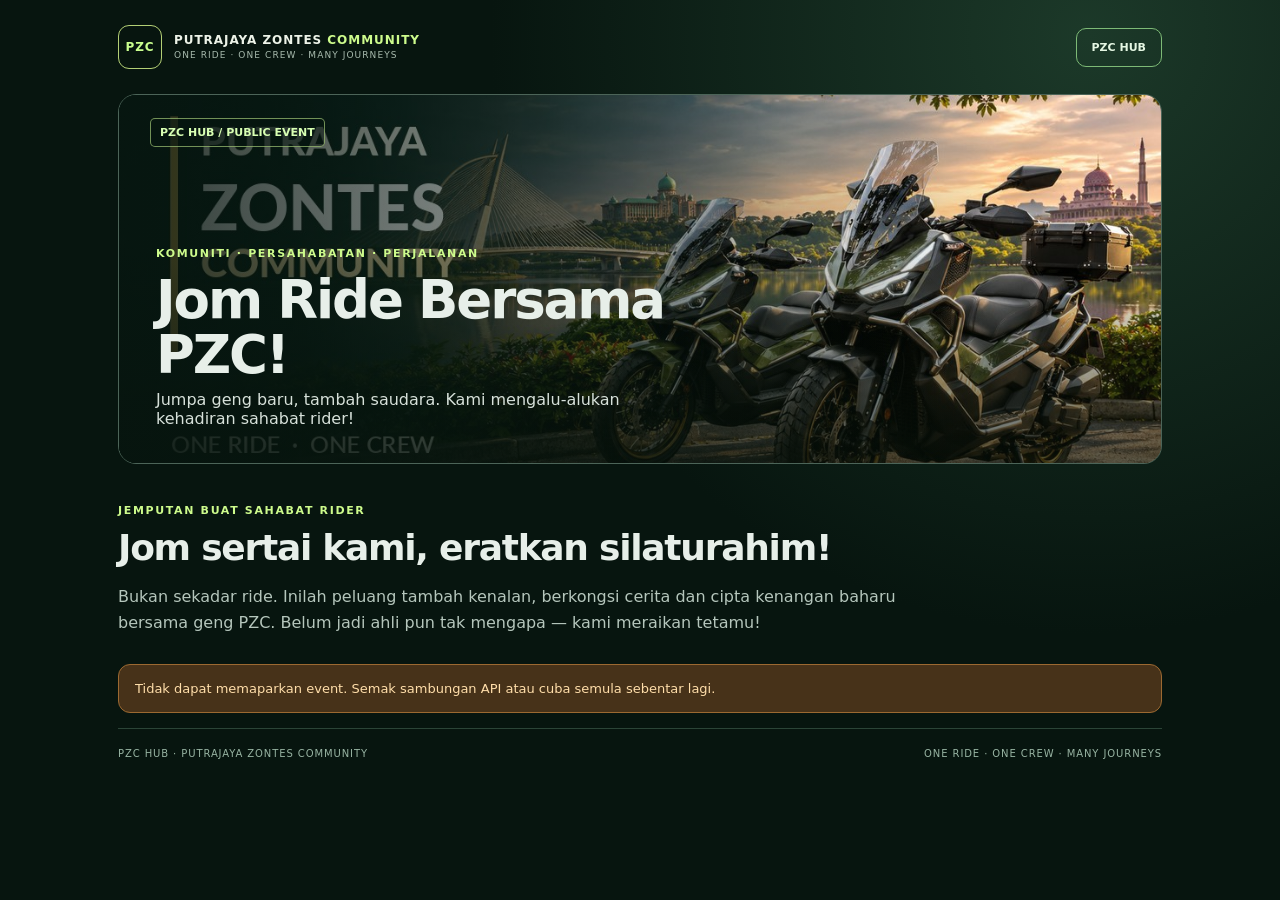
<file: event/index.html>
<!doctype html><html lang="ms"><head>
<meta charset="utf-8"><meta name="viewport" content="width=device-width,initial-scale=1">
<title>Jom Ride Bersama PZC | Putrajaya Zontes Community</title>
<meta name="description" content="Kami mengalu-alukan sahabat rider untuk kenali acara PZC, tambah kenalan dan mengeratkan silaturahim.">
<meta property="og:title" content="Jom Ride Bersama PZC"><meta property="og:description" content="Lihat acara komuniti dan mohon menyertai sebagai ahli atau tetamu."><meta property="og:image" content="https://pzchub.com/assets/og-pzc-social.jpg"><meta property="og:type" content="website">
<meta name="theme-color" content="#07150f">
<style>
:root{font-family:Inter,ui-sans-serif,system-ui,-apple-system,Segoe UI,sans-serif;color:#e7efe9;background:#07150f;--mint:#cdfb8c;--border:#2c4137}*{box-sizing:border-box}body{margin:0;background:radial-gradient(circle at 85% 4%,#1c3929 0%,#07150f 43%);min-height:100vh}button,input,select,textarea{font:inherit}.topbar{max-width:1100px;margin:auto;padding:25px 28px;display:flex;justify-content:space-between;align-items:center;gap:15px}.mark{display:flex;gap:12px;align-items:center;text-decoration:none;font-size:12px;letter-spacing:.08em;font-weight:800;color:#edf3e8;line-height:1.4}.mark b{color:var(--mint)}.mark small{font-size:9px;letter-spacing:.12em;display:block;font-weight:500;color:#a8bbae}.mark-icon{width:44px;height:44px;display:grid;place-items:center;border-radius:11px;border:1px solid #b3cf75;color:#c9ff8e;font-weight:900}.demo-pill{font-size:10px;letter-spacing:.06em;color:#ffce93;border:1px solid #9e7139;background:#47351d55;padding:9px 11px;border-radius:99px}.layout{max-width:1100px;margin:0 auto;padding:0 28px}.banner{height:370px;position:relative;border-radius:18px;overflow:hidden;border:1px solid #4c6458}.banner img{width:100%;height:100%;object-fit:cover;display:block}.banner-fade{position:absolute;inset:0;background:linear-gradient(90deg,#07150fd8 0%,#07150f75 40%,transparent 84%),linear-gradient(0deg,#061008aa,transparent 57%)}.banner-content{position:absolute;bottom:35px;left:37px;max-width:530px}.caps,.eyebrow{letter-spacing:.15em;color:var(--mint);font-weight:800;font-size:11px}.banner h1{margin:12px 0 8px;font-size:clamp(30px,6vw,53px);line-height:1.04;letter-spacing:-.04em}.banner p{color:#d7e1da;margin:0}.banner-tag{position:absolute;top:23px;left:31px;border:1px solid #bbe48799;border-radius:5px;padding:7px 9px;color:#d8ffb3;background:#07150f88;font-size:11px;font-weight:700}.intro{max-width:800px;margin:40px 0 28px}.intro h2,.steps h2{font-size:clamp(26px,4vw,36px);letter-spacing:-.035em;margin:10px 0}.intro p,.join p,.steps p{color:#b5c6bc;line-height:1.62}.columns{display:grid;grid-template-columns:1fr .92fr;gap:22px;align-items:stretch}.panel{background:#10231a;border:1px solid var(--border);border-radius:17px;padding:27px}.panel-title{font-size:19px;font-weight:800;display:flex;align-items:center;justify-content:space-between}.status{font-size:10px;border:1px solid #b9d08970;color:#d4f9a6;border-radius:99px;padding:5px 10px}.detail-row{display:flex;gap:18px;align-items:center;padding:19px 0;border-bottom:1px solid #32463c}.detail-row:last-of-type{border:0}.symbol{display:grid;place-items:center;width:39px;height:39px;border-radius:10px;background:#284334}.detail-row small{font-size:12px;color:#a3b9ac;display:block;margin-bottom:5px}.detail-row b{font-size:14px}.note{font-size:12px;line-height:1.6;color:#b1c5b5;padding:14px;background:#1a3323;border:1px solid #33523a;border-radius:10px;margin-top:17px}.note b{color:#dbefbb}.join{background:linear-gradient(155deg,#1c3f2c,#0e2119)}.join-top{color:#baf47a;font-size:10px;font-weight:800;letter-spacing:.14em}.join h2{font-size:29px;line-height:1.1;letter-spacing:-.03em;margin:13px 0}.join p{font-size:13px;margin-bottom:21px}.btn{border:0;cursor:pointer;display:flex;align-items:center;justify-content:space-between;gap:10px;width:100%;padding:17px 19px;border-radius:12px;font-size:14px;font-weight:800}.btn-primary{color:#12301e;background:linear-gradient(120deg,#c9fb86,#a4e969)}.btn:hover{filter:brightness(1.08)}.btn-secondary{background:transparent;border:1px solid #8dbb8f;color:#eaf8e7}.benefit{color:#bdd3bc;font-size:11px;line-height:1.5;margin:11px 3px 18px}.or{display:flex;justify-content:center;align-items:center;font-size:11px;color:#94b199;letter-spacing:.2em;margin:4px 0 21px;gap:20px}.or:before,.or:after{content:'';height:1px;flex:1;background:#3f5b49}.smallprint{border-top:1px solid #3f5b49;padding-top:15px;color:#bbccb9;line-height:1.45;font-size:11px}.steps{padding:44px 0}.stepgrid{display:grid;grid-template-columns:repeat(3,minmax(0,1fr));gap:15px;margin-top:23px}.stepgrid>div{padding:20px;border:1px solid #2b4437;background:#11261a;border-radius:13px}.stepgrid b{font-size:13px;color:#d1faa7}.stepgrid p{font-size:12px;line-height:1.6;margin-bottom:0}footer{border-top:1px solid #2b4437;padding:19px 0 30px;color:#98b4a3;font-size:10px;letter-spacing:.09em;display:flex;justify-content:space-between;gap:10px;flex-wrap:wrap}dialog{position:fixed;max-width:500px;width:calc(100% - 22px);border:1px solid #486956;border-radius:16px;padding:26px;color:#edf4ee;background:#10241b;box-shadow:0 20px 80px #000a}dialog::backdrop{background:#020906cb}.modal-head{display:flex;justify-content:space-between;align-items:center;gap:10px}.modal-head h2{margin:0;font-size:24px}.close{background:none;border:0;color:white;cursor:pointer;font-size:28px}.example-code{font-size:12px;word-break:break-all;background:#0c1c15;padding:14px;border-radius:8px;color:#c5f4a5}.muted{font-size:12px;color:#a7b8ab}.caution{background:#4c351d;border:1px solid #9e7139;color:#ffdfaa;font-size:12px;padding:10px;border-radius:8px;margin:16px 0}form{display:grid;gap:13px;margin-top:20px}form label{font-size:12px;color:#c5d7c5;font-weight:600;display:grid;gap:6px}form label>span{color:#f8a88f}form input:not([type=checkbox]),form select,form textarea{width:100%;background:#07180f;border:1px solid #435f4e;border-radius:9px;color:#fff;padding:12px}form .checkbox{grid-template-columns:auto 1fr;align-items:start;line-height:1.4;font-weight:400}form .checkbox input{accent-color:#a8ef7a;margin-top:3px}form .checkbox span{color:#c5d7c5}.success{margin-top:16px;border-radius:9px;background:#1e4930;color:#d9ffe0;padding:16px;font-size:13px;line-height:1.55}@media(max-width:750px){.topbar{padding:17px}.layout{padding:0 12px}.topbar .demo-pill{font-size:8px}.columns,.stepgrid{grid-template-columns:1fr}.banner{height:275px}.banner-tag{top:12px;left:15px}.banner-content{left:20px;bottom:26px}.intro{margin:29px 9px 20px}.panel{padding:22px}.steps{padding:34px 0}footer{line-height:1.6}}


.more{display:flex;gap:9px;flex-wrap:wrap}.action{font-size:13px;font-weight:800;cursor:pointer;border:1px solid #7dba76;border-radius:10px;padding:12px 15px;background:#c8fa89;color:#11311d}.action.alt{background:transparent;color:#e5f7e3}.action[disabled]{opacity:.4;cursor:not-allowed}.event-list{display:grid;grid-template-columns:repeat(2,minmax(0,1fr));gap:20px;padding-bottom:36px}.event-card{background:#10241b;border:1px solid #2b4437;border-radius:15px;overflow:hidden}.event-card img{display:block;width:100%;height:175px;object-fit:cover}.event-card-content{padding:19px}.event-card h3{margin:7px 0;font-size:22px}.event-card p{color:#bfd0c3;line-height:1.5}.event-card .more{margin-top:16px}.details-panel{display:grid;grid-template-columns:1.1fr 1fr;gap:24px;padding:16px 0 36px}.details-panel .poster{width:100%;border-radius:14px;max-height:340px;object-fit:cover}.panel strong{color:#d6ffaa}.loading{border:1px dashed #557565;padding:25px;border-radius:12px;color:#d6ead7;margin:20px 0}.hidden{display:none!important}.alert{margin:15px 0;padding:16px;border:1px solid #9c6931;background:#473219;color:#ffdeaa;border-radius:12px;font-size:13px}.success{padding:15px;border-radius:12px;border:1px solid #427a50;background:#1a4227;color:#dcffe3}a.action{text-decoration:none;display:inline-flex;align-items:center}.meta{display:flex;gap:9px;flex-wrap:wrap;font-size:12px;color:#c1dbbb}.meta span{border:1px solid #456048;padding:6px 9px;border-radius:7px}.share-pop{max-width:440px}.share-links{display:grid;gap:10px;margin:18px 0}.share-links .action{display:block;text-align:center}.share-links button{width:100%}.wide{width:100%}#turnstileWidget{min-height:55px}.row-buttons{display:flex;gap:10px;flex-wrap:wrap}@media(max-width:750px){.event-list,.details-panel{grid-template-columns:1fr}.event-card img{height:165px}.row-buttons .action{flex:1}}</style>
</head><body>
<header class="topbar"><a class="mark" href="/event/"><span class="mark-icon">PZC</span><span>PUTRAJAYA ZONTES <b>COMMUNITY</b><small>ONE RIDE · ONE CREW · MANY JOURNEYS</small></span></a><a href="/" class="action alt" style="font-size:11px">PZC HUB</a></header>
<main class="layout">
<div class="banner"><img alt="Banner Putrajaya Zontes Community" src="[data-uri]"><div class="banner-fade"></div><span class="banner-tag">PZC HUB / PUBLIC EVENT</span><div class="banner-content"><div class="caps">KOMUNITI · PERSAHABATAN · PERJALANAN</div><h1 id="heroTitle">Jom Ride Bersama PZC!</h1><p id="heroSubtitle">Jumpa geng baru, tambah saudara. Kami mengalu-alukan kehadiran sahabat rider!</p></div></div>
<section class="intro"><div class="eyebrow">JEMPUTAN BUAT SAHABAT RIDER</div><h2 id="sectionTitle">Jom sertai kami, eratkan silaturahim!</h2><p id="sectionIntro">Bukan sekadar ride. Inilah peluang tambah kenalan, berkongsi cerita dan cipta kenangan baharu bersama geng PZC. Belum jadi ahli pun tak mengapa — kami meraikan tetamu!</p></section>
<div id="status" class="loading" role="status" aria-live="polite">Sedang mendapatkan acara yang dibuka kepada umum...</div>
<section id="listing" class="event-list hidden" aria-label="Senarai acara awam"></section>
<section id="detail" class="details-panel hidden"><article class="panel"><img id="eventPoster" class="poster" alt="Poster acara"><div class="eyebrow" style="margin-top:19px">JOM TURUN BERSAMA KAMI</div><h2 id="eventTitle"></h2><div class="meta" id="eventMeta"></div><p id="eventSummary" style="line-height:1.7;color:#c8dacb"></p><p class="note">Keselamatan & privasi: laluan penuh, nombor telefon petugas, Manifest dan butiran peribadi peserta hanya dipaparkan kepada pihak dibenarkan.</p></article><aside class="panel join"><div class="join-top">JEMPUTAN TERBUKA KEPADA SAHABAT RIDER</div><h2>Jom kita ride sama-sama!</h2><p>Dah ahli PZC? Mudah, terus masuk menggunakan akaun sedia ada. Baru nak berkenalan? Kami pun alu-alukan tetamu. Mohon dulu, nanti penganjur semak.</p><div class="row-buttons"><a id="memberJoin" class="action" href="/" style="flex:1">✓ Saya Ahli PZC</a><button id="guestJoin" class="action alt" type="button" style="flex:1">+ Mohon Jadi Tetamu</button></div><p class="benefit">Ahli menggunakan profil yang sudah ada. Tetamu hanya memohon untuk event ini, bukan mendaftar keahlian secara automatik.</p><hr style="border:0;border-top:1px solid #395944"><div class="row-buttons"><button id="shareBtn" class="action alt" type="button">↗ Kongsi Event</button><a href="/event/" class="action alt">Lihat Event Lain</a></div></aside></section>
<footer><span>PZC HUB · PUTRAJAYA ZONTES COMMUNITY</span><span>ONE RIDE · ONE CREW · MANY JOURNEYS</span></footer>
</main>
<dialog id="guestDialog" aria-labelledby="guestTitle"><div class="modal-head"><h2 id="guestTitle">🏍️ Mohon Join Sebagai Tetamu</h2><button type="button" class="close" data-close aria-label="Tutup">×</button></div>
<p class="muted" style="line-height:1.6">Jom kenal geng PZC! Isi maklumat ringkas di bawah. Permohonan akan disemak penganjur terlebih dahulu.</p>
<p class="note" style="margin:7px 0"><b>Event:</b> <span id="guestEventName">PZC Ride</span><br>Tiada keperluan daftar akaun PZC.</p>
<form id="guestForm" autocomplete="on">
<label>Nama / Callsign *<input required name="name" minlength="3" maxlength="120" autocomplete="name" placeholder="Contoh: Abang Mat"></label>
<label>Nombor WhatsApp *<input required type="tel" inputmode="tel" name="phone" minlength="9" maxlength="24" placeholder="Contoh: 0123456789" autocomplete="tel"></label>
<label>Motosikal *<input required name="motorcycle" minlength="2" maxlength="100" placeholder="Contoh: Zontes 368G"></label>
<label>Jumlah pembonceng<select name="pillion"><option value="0">Solo (tiada pillion)</option><option value="1">Pillion (+1)</option></select></label>
<label>Catatan (pilihan)<textarea name="message" rows="2" maxlength="280" placeholder="Contoh: Kali pertama join PZC"></textarea></label>
<label class="checkbox"><input type="checkbox" id="consent" required><span>Saya bersetuju maklumat di atas digunakan oleh penganjur untuk mengurus permohonan event ini sahaja. Permohonan tidak menjamin penyertaan.</span></label>
<div id="turnstileWidget" aria-label="Pengesahan anti-spam"></div>
<button class="action wide" id="submitGuest" type="submit">Hantar Permohonan</button>
</form><p id="guestResult" role="status" aria-live="polite"></p></dialog>
<dialog id="shareDialog" class="share-pop"><div class="modal-head"><h2>Kongsi Event</h2><button type="button" class="close" data-close aria-label="Tutup">×</button></div><p id="shareText" class="muted"></p><div class="share-links"><button class="action" data-share="native" type="button">↗ Kongsi dari telefon</button><button class="action alt" data-share="whatsapp" type="button">WhatsApp</button><button class="action alt" data-share="facebook" type="button">Facebook</button><button class="action alt" data-share="telegram" type="button">Telegram</button><button class="action alt" data-share="copy" type="button">Salin Link</button></div></dialog>
<script>
/* CONFIG — isi selepas Worker + Turnstile sudah aktif; JANGAN letak sebarang rahsia di sini. */
const PZC_PUBLIC_CONFIG={
  apiBase:'https://pzc-public-events.matjeri99.workers.dev',
  shareBase:'https://pzc-public-events.matjeri99.workers.dev',
  turnstileSiteKey:'0x4AAAAAAF9xnjtYAaXS5Kls' // Site Key awam sahaja; BUKAN Secret Key
};
</script>
<script>
'use strict';
const cfg=PZC_PUBLIC_CONFIG;
const qs=new URLSearchParams(location.search);
const id=qs.get('id')||'';let current=null,turnstileToken='',widgetId=null;
const $=s=>document.querySelector(s);
const enc=s=>encodeURIComponent(String(s||''));
const esc=s=>String(s??'').replace(/[&<>"']/g,c=>({'&':'&amp;','<':'&lt;','>':'&gt;','"':'&quot;',"'":'&#39;'}[c]));
const apiBase=String(cfg.apiBase||'').replace(/\/$/,'');
const shareBase=String(cfg.shareBase||'').replace(/\/$/,'');
function showStatus(s,error=false){const el=$('#status');el.textContent=s;el.className=error?'alert':'loading';el.hidden=false;}
function hideStatus(){$('#status').hidden=true;}
function fmt(s){if(!s)return 'Tarikh akan diumumkan';const d=new Date(s);return Number.isNaN(d.valueOf())?String(s).slice(0,24):d.toLocaleString('ms-MY',{dateStyle:'medium',timeStyle:'short'});}
function image(e){return /^https:\/\//i.test(String(e?.poster_url||''))?e.poster_url:'https://pzchub.com/assets/og-pzc-social.jpg';}
function url(e){const b=shareBase||'https://pzchub.com';return shareBase?`${b}/e/${enc(e.id)}`:`https://pzchub.com/event/?id=${enc(e.id)}`;}
function caption(e){return [`🏍️ ${e.title}`,e.start_date?'📅 '+fmt(e.start_date):'',e.location?'📍 '+e.location:'','Jom tambah kenalan dan eratkan silaturahim bersama PZC!',url(e)].filter(Boolean).join('\n');}
async function get(path){const r=await fetch(apiBase+path,{mode:'cors',headers:{'Accept':'application/json'},cache:'no-store'});const j=await r.json();if(!r.ok||!j.ok)throw Error(j.error||'Gagal mendapatkan data');return j.data;}
async function load(){
  if(!apiBase){showStatus('Halaman ini belum disambung kepada Public Event API. Hub utama masih berfungsi seperti biasa.',true);return;}
  try{
    if(id){if(!/^[A-Za-z0-9_-]{1,100}$/.test(id))throw Error('ID event tidak sah');const e=await get('/v1/events/'+enc(id));showDetail(e);}
    else{const events=await get('/v1/events');showList(events);}
    hideStatus();
  }catch(err){showStatus('Tidak dapat memaparkan event. Semak sambungan API atau cuba semula sebentar lagi.',true);}
}
function showList(events){
  $('#listing').classList.remove('hidden');
  if(!Array.isArray(events)||!events.length){$('#listing').innerHTML='<p class="loading">Belum ada event awam yang dibuka. Nantikan jemputan PZC seterusnya!</p>';return;}
  $('#listing').innerHTML=events.map(e=>`<article class="event-card"><img loading="lazy" src="${esc(image(e))}" alt="Poster ${esc(e.title)}"><div class="event-card-content"><span class="eyebrow">${esc(e.type||'PZC EVENT')}</span><h3>${esc(e.title)}</h3><div class="meta"><span>📅 ${esc(fmt(e.start_date))}</span>${e.location?`<span>📍 ${esc(e.location)}</span>`:''}</div><p>${esc(e.summary||'Jom turun bersama kami!')}</p><div class="more"><a class="action" href="/event/?id=${enc(e.id)}">Lihat Event</a><button class="action alt" type="button" data-share-event="${esc(e.id)}">↗ Kongsi</button></div></div></article>`).join('');
  $('#listing').addEventListener('click',ev=>{const b=ev.target.closest('[data-share-event]');if(b){const e=events.find(x=>x.id===b.dataset.shareEvent);if(e)share(e);}});
}
function showDetail(e){
  if(!e)throw Error('Event tidak dijumpai');current=e;
  $('#detail').classList.remove('hidden');$('#heroTitle').textContent=e.title;$('#sectionTitle').textContent='Jom sertai kami!';
  $('#eventTitle').textContent=e.title;$('#eventPoster').src=image(e);
  $('#eventPoster').alt='Poster '+e.title;
  $('#eventSummary').textContent=e.summary||'Jom turun, berkawan dan kongsi pengalaman sepanjang perjalanan!';
  $('#eventMeta').innerHTML=`<span>📅 ${esc(fmt(e.start_date))}</span>${e.location?`<span>📍 ${esc(e.location)}</span>`:''}<span>🏍️ ${esc(e.type||'EVENT')}</span>`;
  $('#memberJoin').href='/?event='+enc(e.id);
  if(!e.guest_enabled){$('#guestJoin').disabled=true;$('#guestJoin').textContent='Permohonan tetamu ditutup';}
  else if(!validSiteKey()){$('#guestJoin').disabled=true;$('#guestJoin').textContent='Pendaftaran tetamu dalam persediaan';}
  document.title=e.title+' | Putrajaya Zontes Community';
  $('#guestJoin').addEventListener('click',guestOpen);
  $('#shareBtn').addEventListener('click',()=>share(current));
}
function share(e){current=e;$('#shareText').textContent=e.title+' — jemput kawan-kawan join!';$('#shareDialog').showModal();}
function closeDialog(){this.closest('dialog').close();}
document.querySelectorAll('[data-close]').forEach(b=>b.addEventListener('click',closeDialog));
document.querySelectorAll('dialog').forEach(d=>d.addEventListener('click',e=>{if(e.target===d)d.close();}));
document.querySelectorAll('[data-share]').forEach(b=>b.addEventListener('click',async()=>{
  if(!current)return;const platform=b.dataset.share,link=url(current),text=caption(current);
  if(platform==='copy'){try{await navigator.clipboard.writeText(text);alert('Pautan dan jemputan telah disalin.');$('#shareDialog').close();}catch(_){prompt('Salin teks ini:',text);}return;}
  if(platform==='native'){if(navigator.share)try{await navigator.share({title:current.title,text:caption(current).replace(link,''),url:link});}catch(_){}else alert('Gunakan WhatsApp atau Salin Link.');return;}
  const dest=platform==='whatsapp'?'https://wa.me/?text='+enc(text):platform==='facebook'?'https://www.facebook.com/sharer/sharer.php?u='+enc(link):'https://t.me/share/url?url='+enc(link)+'&text='+enc(current.title);
  window.open(dest,'_blank','noopener,noreferrer');
}));
function validSiteKey(){return /^[A-Za-z0-9_-]{12,150}$/.test(String(cfg.turnstileSiteKey||''))&&!String(cfg.turnstileSiteKey).startsWith('PASTE_');}
function guestMessage(message,ok=false){const e=$('#guestResult');e.className=ok?'success':'alert';e.textContent=message;}
function initTurnstile(){
  if(!validSiteKey()){guestMessage('Borang belum diaktifkan: Turnstile Site Key perlu diisi.');$('#submitGuest').disabled=true;return;}
  if(widgetId!==null)return;
  if(window.turnstile){renderTurnstile();return;}
  const script=document.createElement('script');script.src='https://challenges.cloudflare.com/turnstile/v0/api.js?render=explicit';script.async=true;
  script.onload=renderTurnstile;
  script.onerror=()=>{guestMessage('Pengesahan keselamatan gagal dimuatkan. Sila cuba semula.');$('#submitGuest').disabled=true;};
  document.head.appendChild(script);
}
function renderTurnstile(){
  try{
    widgetId=window.turnstile.render('#turnstileWidget',{
      sitekey:cfg.turnstileSiteKey,theme:'dark',
      callback:token=>{turnstileToken=token;},
      'expired-callback':()=>{turnstileToken='';},
      'error-callback':()=>{turnstileToken='';guestMessage('Pengesahan anti-spam gagal. Cuba lagi.');}
    });
  }catch(_){widgetId=null;guestMessage('Konfigurasi Turnstile tidak sah. Hubungi penganjur.');$('#submitGuest').disabled=true;}
}
function guestOpen(){
  if(!current?.guest_enabled||!validSiteKey())return;
  $('#guestEventName').textContent=current.title||'PZC Ride';
  $('#guestResult').textContent='';$('#guestResult').className='';
  $('#guestDialog').showModal();initTurnstile();
}
$('#guestForm').addEventListener('submit',async ev=>{
  ev.preventDefault();
  if(!current?.guest_enabled||!apiBase||!validSiteKey()){guestMessage('Borang tidak tersedia.');return;}
  if(!turnstileToken){guestMessage('Selesaikan pengesahan anti-spam dahulu.');return;}
  const f=new FormData(ev.currentTarget);
  const payload={
    event_id:current.id,name:String(f.get('name')||'').trim(),phone:String(f.get('phone')||'').trim(),
    motorcycle:String(f.get('motorcycle')||'').trim(),pillion:Number(f.get('pillion')||0),
    message:String(f.get('message')||'').trim(),consent:$('#consent').checked,turnstile_token:turnstileToken
  };
  const btn=$('#submitGuest');if(btn.disabled)return;
  btn.disabled=true;btn.textContent='Menghantar...';
  try{
    const res=await fetch(apiBase+'/v1/guest-requests',{
      method:'POST',mode:'cors',headers:{'Content-Type':'application/json'},
      body:JSON.stringify(payload),cache:'no-store'
    });
    const j=await res.json();if(!res.ok||!j.ok)throw Error(j.error||'Permohonan gagal');
    if(!j.data?.reference)throw Error('Tiada nombor rujukan diterima');
    $('#guestForm').classList.add('hidden');
    guestMessage('Terima kasih! Permohonan telah diterima untuk SEMAKAN penganjur. Nombor rujukan: '+j.data.reference+'. Simpan nombor ini. Ini bukan pengesahan tempat.',true);
  }catch(error){
    guestMessage(error?.message||'Gagal menghantar permohonan. Sila cuba lagi.');
    try{if(window.turnstile&&widgetId!==null)window.turnstile.reset(widgetId);}catch(_){}
    turnstileToken='';
  }finally{btn.disabled=false;btn.textContent='Hantar Permohonan';}
});
load();
</script></body></html>
</file>
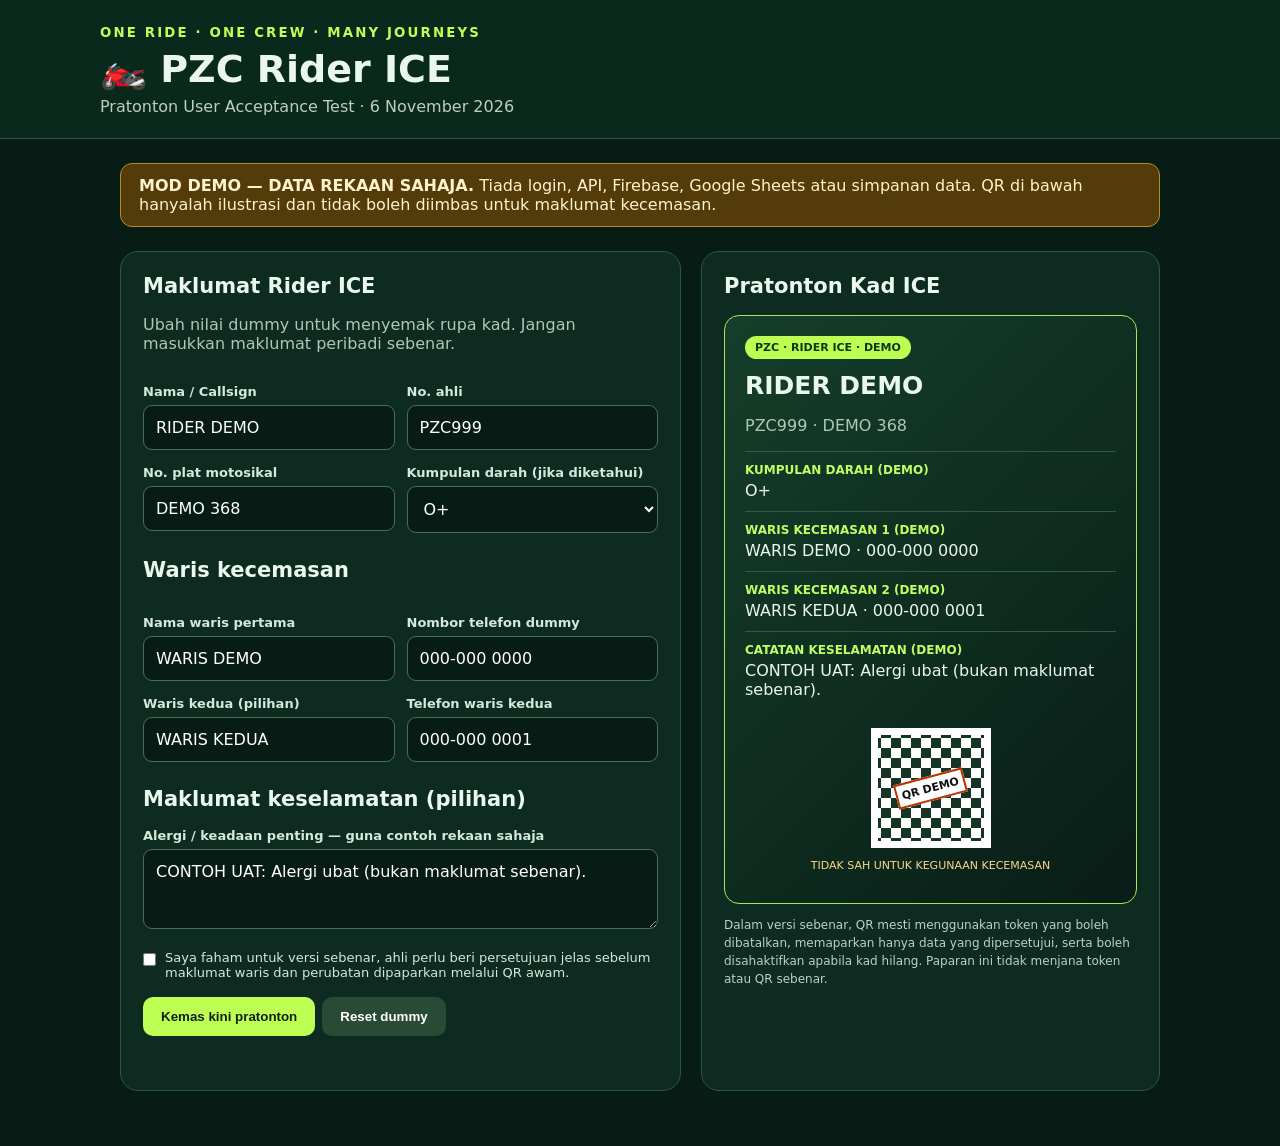
<file: rider-ice-demo.html>
<!doctype html>
<html lang="ms">
<head>
<meta charset="utf-8"><meta name="viewport" content="width=device-width,initial-scale=1">
<meta name="robots" content="noindex,nofollow,noarchive">
<title>PZC Rider ICE — UAT Demo</title>
<style>
:root{font-family:system-ui,-apple-system,Segoe UI,sans-serif;color:#eaf7ec;background:#071c15}*{box-sizing:border-box}body{margin:0}header{background:#09291d;border-bottom:1px solid #315540;padding:22px max(20px,calc((100vw - 1080px)/2))}header small{color:#bfff55;letter-spacing:.16em;font-weight:800}h1{margin:6px 0;font-size:clamp(26px,4vw,38px)}header p{margin:0;color:#bdcfc1}.banner{background:#543b0a;color:#fff3cc;padding:12px 18px;border:1px solid #b5892e;border-radius:12px;margin:24px 0}main{max-width:1080px;margin:auto;padding:0 20px 55px}.layout{display:grid;grid-template-columns:1.1fr .9fr;gap:20px}section{background:#0d2b20;border:1px solid #315540;border-radius:18px;padding:22px}h2{margin-top:0;font-size:21px}label{display:block;font-weight:650;font-size:13px;margin:15px 0 6px;color:#d5e9da}input,select,textarea{width:100%;border:1px solid #4c6d55;background:#071c15;color:white;border-radius:9px;padding:12px;font:inherit}textarea{min-height:80px}input:focus,textarea:focus{outline:2px solid #bcff55}.pair{display:grid;grid-template-columns:1fr 1fr;gap:12px}.check{display:flex;align-items:flex-start;gap:9px;margin:17px 0}.check input{width:18px;margin:3px 0;accent-color:#beff50}.check label{margin:0;font-weight:450}button{border:0;border-radius:10px;padding:12px 18px;font-weight:800;cursor:pointer;background:#bdff52;color:#10220f}button.alt{background:#294b36;color:white;margin-left:7px}.card{border:1px solid #a3e955;border-radius:15px;padding:20px;background:linear-gradient(135deg,#163e2a,#081d17);margin-top:16px}.pill{background:#bcff52;color:#123514;border-radius:20px;display:inline-block;padding:5px 10px;font-weight:900;font-size:11px}.card h3{font-size:25px;margin:12px 0 0}.muted{color:#afc8b5}.field{border-top:1px solid #365943;padding:11px 0}.field strong{display:block;font-size:12px;color:#bfff65;margin-bottom:4px}.mock{width:120px;height:120px;display:grid;place-items:center;border:7px solid white;background:repeating-conic-gradient(#173526 0% 25%,white 0% 50%) 50%/20px 20px;margin:18px auto 6px;position:relative}.mock span{position:absolute;background:white;color:#111;padding:4px;font-size:11px;font-weight:900;transform:rotate(-15deg);border:2px solid #b30}.note{font-size:12px;line-height:1.5;color:#bed1c2}.status{min-height:20px;color:#bfff65;font-size:13px;margin-top:12px}@media(max-width:780px){.layout{grid-template-columns:1fr}.pair{grid-template-columns:1fr}section{padding:17px}}@media print{body{background:white;color:black}header,.banner,form,.note,.status{display:none!important}.layout{display:block}section{border:0}.card{color:white;print-color-adjust:exact;-webkit-print-color-adjust:exact}}
</style>
</head>
<body>
<header><small>ONE RIDE · ONE CREW · MANY JOURNEYS</small><h1>🏍️ PZC Rider ICE</h1><p>Pratonton User Acceptance Test · 6 November 2026</p></header>
<main>
<div class="banner"><strong>MOD DEMO — DATA REKAAN SAHAJA.</strong> Tiada login, API, Firebase, Google Sheets atau simpanan data. QR di bawah hanyalah ilustrasi dan tidak boleh diimbas untuk maklumat kecemasan.</div>
<div class="layout">
<section><h2>Maklumat Rider ICE</h2><p class="muted">Ubah nilai dummy untuk menyemak rupa kad. Jangan masukkan maklumat peribadi sebenar.</p>
<form id="form" autocomplete="off">
<div class="pair"><div><label for="name">Nama / Callsign</label><input id="name" value="RIDER DEMO" maxlength="60" required></div><div><label for="member">No. ahli</label><input id="member" value="PZC999" maxlength="20"></div></div>
<div class="pair"><div><label for="plate">No. plat motosikal</label><input id="plate" value="DEMO 368" maxlength="20"></div><div><label for="blood">Kumpulan darah (jika diketahui)</label><select id="blood"><option>Tidak dinyatakan</option><option>A+</option><option>A-</option><option>B+</option><option>B-</option><option>AB+</option><option>AB-</option><option selected>O+</option><option>O-</option></select></div></div>
<h2 style="margin-top:25px">Waris kecemasan</h2><div class="pair"><div><label for="kin">Nama waris pertama</label><input id="kin" value="WARIS DEMO" maxlength="60"></div><div><label for="tel">Nombor telefon dummy</label><input id="tel" value="000-000 0000" maxlength="25"></div></div>
<div class="pair"><div><label for="kin2">Waris kedua (pilihan)</label><input id="kin2" value="WARIS KEDUA" maxlength="60"></div><div><label for="tel2">Telefon waris kedua</label><input id="tel2" value="000-000 0001" maxlength="25"></div></div>
<h2 style="margin-top:25px">Maklumat keselamatan (pilihan)</h2><label for="medical">Alergi / keadaan penting — guna contoh rekaan sahaja</label><textarea id="medical" maxlength="240">CONTOH UAT: Alergi ubat (bukan maklumat sebenar).</textarea>
<div class="check"><input id="consent" type="checkbox"><label for="consent">Saya faham untuk versi sebenar, ahli perlu beri persetujuan jelas sebelum maklumat waris dan perubatan dipaparkan melalui QR awam.</label></div>
<button type="submit">Kemas kini pratonton</button><button type="button" class="alt" id="reset">Reset dummy</button><div class="status" id="status" role="status"></div>
</form></section>
<section><h2>Pratonton Kad ICE</h2><div class="card"><span class="pill">PZC · RIDER ICE · DEMO</span><h3 id="vname">RIDER DEMO</h3><p class="muted" id="vdetail">PZC999 · DEMO 368</p><div class="field"><strong>KUMPULAN DARAH (DEMO)</strong><span id="vblood">O+</span></div><div class="field"><strong>WARIS KECEMASAN 1 (DEMO)</strong><span id="vkin">WARIS DEMO · 000-000 0000</span></div><div class="field"><strong>WARIS KECEMASAN 2 (DEMO)</strong><span id="vkin2">WARIS KEDUA · 000-000 0001</span></div><div class="field"><strong>CATATAN KESELAMATAN (DEMO)</strong><span id="vmedical">CONTOH UAT: Alergi ubat (bukan maklumat sebenar).</span></div><div class="mock" aria-label="Ilustrasi QR tidak berfungsi"><span>QR DEMO</span></div><p style="text-align:center;font-size:11px;color:#f9d88a">TIDAK SAH UNTUK KEGUNAAN KECEMASAN</p></div><p class="note">Dalam versi sebenar, QR mesti menggunakan token yang boleh dibatalkan, memaparkan hanya data yang dipersetujui, serta boleh disahaktifkan apabila kad hilang. Paparan ini tidak menjana token atau QR sebenar.</p></section>
</div>
</main>
<script>
(()=>{'use strict';const ids=['name','member','plate','blood','kin','tel','kin2','tel2','medical'];const form=document.getElementById('form');const get=id=>document.getElementById(id).value.trim();const put=(id,val)=>document.getElementById(id).textContent=val||'—';function update(){put('vname',get('name'));put('vdetail',[get('member'),get('plate')].filter(Boolean).join(' · '));put('vblood',get('blood'));put('vkin',[get('kin'),get('tel')].filter(Boolean).join(' · '));put('vkin2',[get('kin2'),get('tel2')].filter(Boolean).join(' · '));put('vmedical',get('medical'));document.getElementById('status').textContent='Pratonton dikemas kini di pelayar sahaja. Tiada data dihantar atau disimpan.';}form.addEventListener('submit',e=>{e.preventDefault();update()});document.getElementById('reset').addEventListener('click',()=>{form.reset();update()});ids.forEach(id=>document.getElementById(id).addEventListener('input',()=>document.getElementById('status').textContent='Tekan Kemas kini pratonton untuk melihat perubahan.'));})();
</script>
</body></html>
</file>
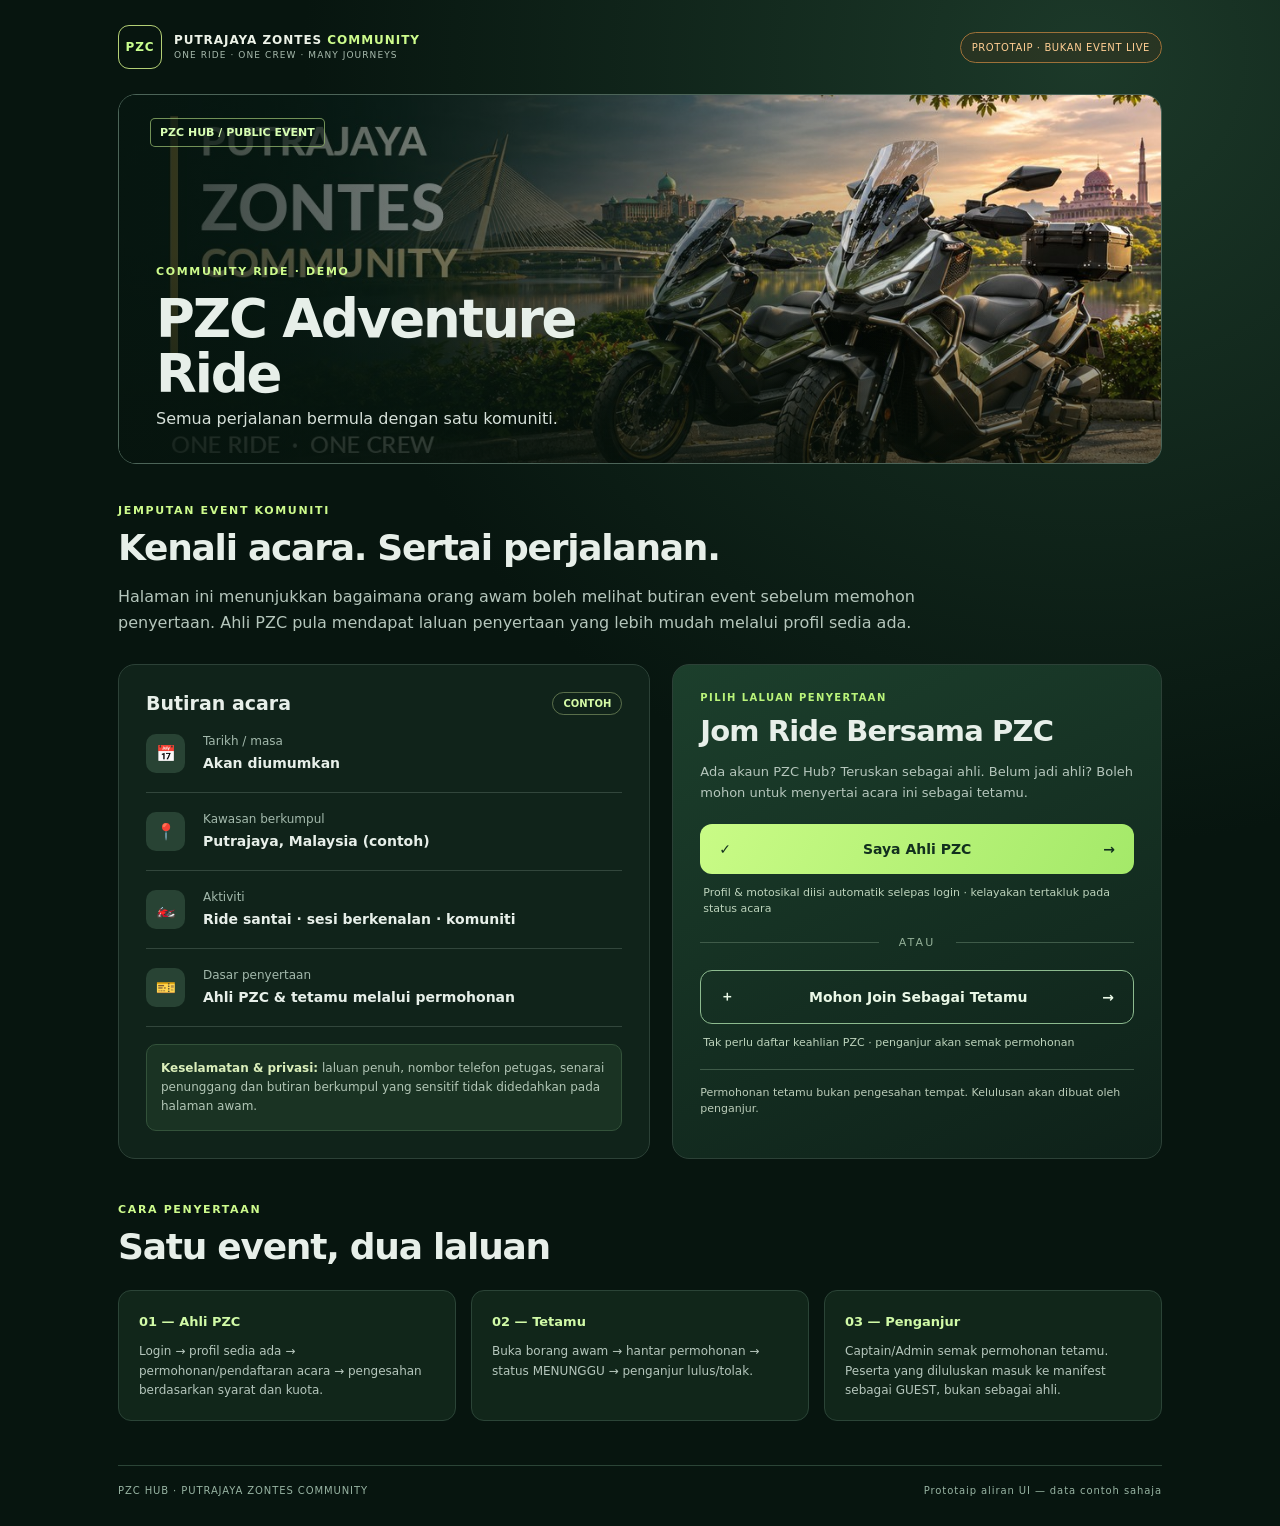
<file: event/index (12).html>
<!doctype html>
<html lang="ms">
<head>
<meta charset="utf-8"><meta name="viewport" content="width=device-width,initial-scale=1">
<title>PZC Public Event — Prototaip</title>
<meta name="robots" content="noindex,nofollow">
<meta name="description" content="Prototaip halaman awam dan permohonan tetamu PZC Hub. Tiada data dihantar.">
<style>
:root{font-family:Inter,ui-sans-serif,system-ui,-apple-system,Segoe UI,sans-serif;color:#e7efe9;background:#07150f;--mint:#cdfb8c;--border:#2c4137}*{box-sizing:border-box}body{margin:0;background:radial-gradient(circle at 85% 4%,#1c3929 0%,#07150f 43%);min-height:100vh}button,input,select,textarea{font:inherit}.topbar{max-width:1100px;margin:auto;padding:25px 28px;display:flex;justify-content:space-between;align-items:center;gap:15px}.mark{display:flex;gap:12px;align-items:center;text-decoration:none;font-size:12px;letter-spacing:.08em;font-weight:800;color:#edf3e8;line-height:1.4}.mark b{color:var(--mint)}.mark small{font-size:9px;letter-spacing:.12em;display:block;font-weight:500;color:#a8bbae}.mark-icon{width:44px;height:44px;display:grid;place-items:center;border-radius:11px;border:1px solid #b3cf75;color:#c9ff8e;font-weight:900}.demo-pill{font-size:10px;letter-spacing:.06em;color:#ffce93;border:1px solid #9e7139;background:#47351d55;padding:9px 11px;border-radius:99px}.layout{max-width:1100px;margin:0 auto;padding:0 28px}.banner{height:370px;position:relative;border-radius:18px;overflow:hidden;border:1px solid #4c6458}.banner img{width:100%;height:100%;object-fit:cover;display:block}.banner-fade{position:absolute;inset:0;background:linear-gradient(90deg,#07150fd8 0%,#07150f75 40%,transparent 84%),linear-gradient(0deg,#061008aa,transparent 57%)}.banner-content{position:absolute;bottom:35px;left:37px;max-width:530px}.caps,.eyebrow{letter-spacing:.15em;color:var(--mint);font-weight:800;font-size:11px}.banner h1{margin:12px 0 8px;font-size:clamp(30px,6vw,53px);line-height:1.04;letter-spacing:-.04em}.banner p{color:#d7e1da;margin:0}.banner-tag{position:absolute;top:23px;left:31px;border:1px solid #bbe48799;border-radius:5px;padding:7px 9px;color:#d8ffb3;background:#07150f88;font-size:11px;font-weight:700}.intro{max-width:800px;margin:40px 0 28px}.intro h2,.steps h2{font-size:clamp(26px,4vw,36px);letter-spacing:-.035em;margin:10px 0}.intro p,.join p,.steps p{color:#b5c6bc;line-height:1.62}.columns{display:grid;grid-template-columns:1fr .92fr;gap:22px;align-items:stretch}.panel{background:#10231a;border:1px solid var(--border);border-radius:17px;padding:27px}.panel-title{font-size:19px;font-weight:800;display:flex;align-items:center;justify-content:space-between}.status{font-size:10px;border:1px solid #b9d08970;color:#d4f9a6;border-radius:99px;padding:5px 10px}.detail-row{display:flex;gap:18px;align-items:center;padding:19px 0;border-bottom:1px solid #32463c}.detail-row:last-of-type{border:0}.symbol{display:grid;place-items:center;width:39px;height:39px;border-radius:10px;background:#284334}.detail-row small{font-size:12px;color:#a3b9ac;display:block;margin-bottom:5px}.detail-row b{font-size:14px}.note{font-size:12px;line-height:1.6;color:#b1c5b5;padding:14px;background:#1a3323;border:1px solid #33523a;border-radius:10px;margin-top:17px}.note b{color:#dbefbb}.join{background:linear-gradient(155deg,#1c3f2c,#0e2119)}.join-top{color:#baf47a;font-size:10px;font-weight:800;letter-spacing:.14em}.join h2{font-size:29px;line-height:1.1;letter-spacing:-.03em;margin:13px 0}.join p{font-size:13px;margin-bottom:21px}.btn{border:0;cursor:pointer;display:flex;align-items:center;justify-content:space-between;gap:10px;width:100%;padding:17px 19px;border-radius:12px;font-size:14px;font-weight:800}.btn-primary{color:#12301e;background:linear-gradient(120deg,#c9fb86,#a4e969)}.btn:hover{filter:brightness(1.08)}.btn-secondary{background:transparent;border:1px solid #8dbb8f;color:#eaf8e7}.benefit{color:#bdd3bc;font-size:11px;line-height:1.5;margin:11px 3px 18px}.or{display:flex;justify-content:center;align-items:center;font-size:11px;color:#94b199;letter-spacing:.2em;margin:4px 0 21px;gap:20px}.or:before,.or:after{content:'';height:1px;flex:1;background:#3f5b49}.smallprint{border-top:1px solid #3f5b49;padding-top:15px;color:#bbccb9;line-height:1.45;font-size:11px}.steps{padding:44px 0}.stepgrid{display:grid;grid-template-columns:repeat(3,minmax(0,1fr));gap:15px;margin-top:23px}.stepgrid>div{padding:20px;border:1px solid #2b4437;background:#11261a;border-radius:13px}.stepgrid b{font-size:13px;color:#d1faa7}.stepgrid p{font-size:12px;line-height:1.6;margin-bottom:0}footer{border-top:1px solid #2b4437;padding:19px 0 30px;color:#98b4a3;font-size:10px;letter-spacing:.09em;display:flex;justify-content:space-between;gap:10px;flex-wrap:wrap}dialog{position:fixed;max-width:500px;width:calc(100% - 22px);border:1px solid #486956;border-radius:16px;padding:26px;color:#edf4ee;background:#10241b;box-shadow:0 20px 80px #000a}dialog::backdrop{background:#020906cb}.modal-head{display:flex;justify-content:space-between;align-items:center;gap:10px}.modal-head h2{margin:0;font-size:24px}.close{background:none;border:0;color:white;cursor:pointer;font-size:28px}.example-code{font-size:12px;word-break:break-all;background:#0c1c15;padding:14px;border-radius:8px;color:#c5f4a5}.muted{font-size:12px;color:#a7b8ab}.caution{background:#4c351d;border:1px solid #9e7139;color:#ffdfaa;font-size:12px;padding:10px;border-radius:8px;margin:16px 0}form{display:grid;gap:13px;margin-top:20px}form label{font-size:12px;color:#c5d7c5;font-weight:600;display:grid;gap:6px}form label>span{color:#f8a88f}form input:not([type=checkbox]),form select,form textarea{width:100%;background:#07180f;border:1px solid #435f4e;border-radius:9px;color:#fff;padding:12px}form .checkbox{grid-template-columns:auto 1fr;align-items:start;line-height:1.4;font-weight:400}form .checkbox input{accent-color:#a8ef7a;margin-top:3px}form .checkbox span{color:#c5d7c5}.success{margin-top:16px;border-radius:9px;background:#1e4930;color:#d9ffe0;padding:16px;font-size:13px;line-height:1.55}@media(max-width:750px){.topbar{padding:17px}.layout{padding:0 12px}.topbar .demo-pill{font-size:8px}.columns,.stepgrid{grid-template-columns:1fr}.banner{height:275px}.banner-tag{top:12px;left:15px}.banner-content{left:20px;bottom:26px}.intro{margin:29px 9px 20px}.panel{padding:22px}.steps{padding:34px 0}footer{line-height:1.6}}

</style>
</head>
<body>
<header class="topbar"><a href="#home" class="mark"><span class="mark-icon">PZC</span><span>PUTRAJAYA ZONTES <b>COMMUNITY</b><small>ONE RIDE · ONE CREW · MANY JOURNEYS</small></span></a><span class="demo-pill">PROTOTAIP · BUKAN EVENT LIVE</span></header>
<main id="home" class="layout">
<div class="banner"><img src="[data-uri]" alt="Banner dua motosikal berlatar belakang Putrajaya"><div class="banner-fade"></div><div class="banner-tag">PZC HUB / PUBLIC EVENT</div><div class="banner-content"><span class="caps">COMMUNITY RIDE · DEMO</span><h1>PZC Adventure Ride</h1><p>Semua perjalanan bermula dengan satu komuniti.</p></div></div>
<div class="intro"><div class="eyebrow">JEMPUTAN EVENT KOMUNITI</div><h2>Kenali acara. Sertai perjalanan.</h2><p>Halaman ini menunjukkan bagaimana orang awam boleh melihat butiran event sebelum memohon penyertaan. Ahli PZC pula mendapat laluan penyertaan yang lebih mudah melalui profil sedia ada.</p></div>
<section class="columns">
 <article class="panel details"><div class="panel-title">Butiran acara <span class="status">CONTOH</span></div><div class="detail-row"><span class="symbol">📅</span><div><small>Tarikh / masa</small><b>Akan diumumkan</b></div></div><div class="detail-row"><span class="symbol">📍</span><div><small>Kawasan berkumpul</small><b>Putrajaya, Malaysia (contoh)</b></div></div><div class="detail-row"><span class="symbol">🏍️</span><div><small>Aktiviti</small><b>Ride santai · sesi berkenalan · komuniti</b></div></div><div class="detail-row"><span class="symbol">🎫</span><div><small>Dasar penyertaan</small><b>Ahli PZC &amp; tetamu melalui permohonan</b></div></div><div class="note"><b>Keselamatan &amp; privasi:</b> laluan penuh, nombor telefon petugas, senarai penunggang dan butiran berkumpul yang sensitif tidak didedahkan pada halaman awam.</div></article>
 <aside class="panel join"><div class="join-top">PILIH LALUAN PENYERTAAN</div><h2>Jom Ride Bersama PZC</h2><p>Ada akaun PZC Hub? Teruskan sebagai ahli. Belum jadi ahli? Boleh mohon untuk menyertai acara ini sebagai tetamu.</p><button type="button" class="btn btn-primary" id="memberBtn"><span>✓</span> Saya Ahli PZC <span aria-hidden="true">→</span></button><div class="benefit">Profil &amp; motosikal diisi automatik selepas login · kelayakan tertakluk pada status acara</div><div class="or"><span>ATAU</span></div><button type="button" class="btn btn-secondary" id="guestBtn"><span>＋</span> Mohon Join Sebagai Tetamu <span aria-hidden="true">→</span></button><div class="benefit">Tak perlu daftar keahlian PZC · penganjur akan semak permohonan</div><div class="smallprint">Permohonan tetamu bukan pengesahan tempat. Kelulusan akan dibuat oleh penganjur.</div></aside>
</section>
<section class="steps"><div class="eyebrow">CARA PENYERTAAN</div><h2>Satu event, dua laluan</h2><div class="stepgrid"><div><b>01 — Ahli PZC</b><p>Login → profil sedia ada → permohonan/pendaftaran acara → pengesahan berdasarkan syarat dan kuota.</p></div><div><b>02 — Tetamu</b><p>Buka borang awam → hantar permohonan → status MENUNGGU → penganjur lulus/tolak.</p></div><div><b>03 — Penganjur</b><p>Captain/Admin semak permohonan tetamu. Peserta yang diluluskan masuk ke manifest sebagai GUEST, bukan sebagai ahli.</p></div></div></section>
<footer>PZC HUB · PUTRAJAYA ZONTES COMMUNITY <span>Prototaip aliran UI — data contoh sahaja</span></footer>
</main>
<dialog id="memberDialog" aria-labelledby="memberTitle"><div class="modal-head"><h2 id="memberTitle">Laluan Ahli PZC</h2><button type="button" class="close" data-close aria-label="Tutup">×</button></div><p>Dalam versi produksi, sistem mengesan akaun Firebase. Ahli yang sudah login dibawa ke Event secara automatik; yang belum login akan kembali ke Event yang sama selepas berjaya masuk.</p><div class="example-code">Contoh pautan: https://pzchub.com/?event=EVT-DEMO</div><p class="muted">Pautan di atas ialah contoh teknikal dan belum semestinya aktif.</p><button class="btn btn-primary" data-close type="button">Faham</button></dialog>
<dialog id="guestDialog" aria-labelledby="guestTitle"><div class="modal-head"><h2 id="guestTitle">Mohon Join Sebagai Tetamu</h2><button type="button" class="close" data-close aria-label="Tutup">×</button></div><div class="caution">SIMULASI SAHAJA — Borang ini tidak dihantar atau disimpan ke mana-mana pangkalan data.</div><form id="guestForm"><label>Nama penuh <span>*</span><input name="name" required maxlength="100" autocomplete="name" placeholder="Nama pemohon"></label><label>Nombor WhatsApp <span>*</span><input name="phone" required inputmode="tel" pattern="[+0-9 -]{9,20}" maxlength="20" placeholder="01XXXXXXXX"></label><label>Model motosikal <span>*</span><input name="model" required maxlength="80" placeholder="Contoh: Zontes 368G"></label><label>Bilangan pillion<select name="pillion"><option value="0">Tiada</option><option value="1">1</option><option value="2">2</option></select></label><label>Pesanan kepada penganjur (pilihan)<textarea name="note" maxlength="250" rows="2" placeholder="Maklumat ringkas atau pertanyaan"></textarea></label><label class="checkbox"><input type="checkbox" required><span>Saya faham penyertaan tertakluk kepada kelulusan dan bersetuju butiran ini diproses untuk urusan event sahaja.</span></label><button type="submit" class="btn btn-primary">Pratonton Permohonan (Demo)</button></form><div id="result" hidden class="success" role="status" aria-live="polite"></div></dialog>
<script>
'use strict';
const memberDialog=document.getElementById('memberDialog');
const guestDialog=document.getElementById('guestDialog');
document.getElementById('memberBtn').addEventListener('click',()=>memberDialog.showModal());
document.getElementById('guestBtn').addEventListener('click',()=>{document.getElementById('result').hidden=true;document.getElementById('guestForm').hidden=false;guestDialog.showModal()});
for(const button of document.querySelectorAll('[data-close]'))button.addEventListener('click',()=>button.closest('dialog').close());
for(const dialog of [memberDialog,guestDialog])dialog.addEventListener('click',(e)=>{if(e.target===dialog)dialog.close()});
document.getElementById('guestForm').addEventListener('submit',(e)=>{
  e.preventDefault();
  const form=e.currentTarget;
  if(!form.reportValidity())return;
  const fd=new FormData(form);
  const name=String(fd.get('name')||'').trim();
  const result=document.getElementById('result');
  result.textContent=`Contoh keputusan untuk ${name}: REQUESTED → PENDING REVIEW. Dalam versi sebenar penganjur akan menerima permohonan dan membuat keputusan. Ini sekadar simulasi — tiada data dihantar atau disimpan.`;
  result.hidden=false;
  form.hidden=true;
  form.reset();
});

</script>
</body>
</html>
</file>
